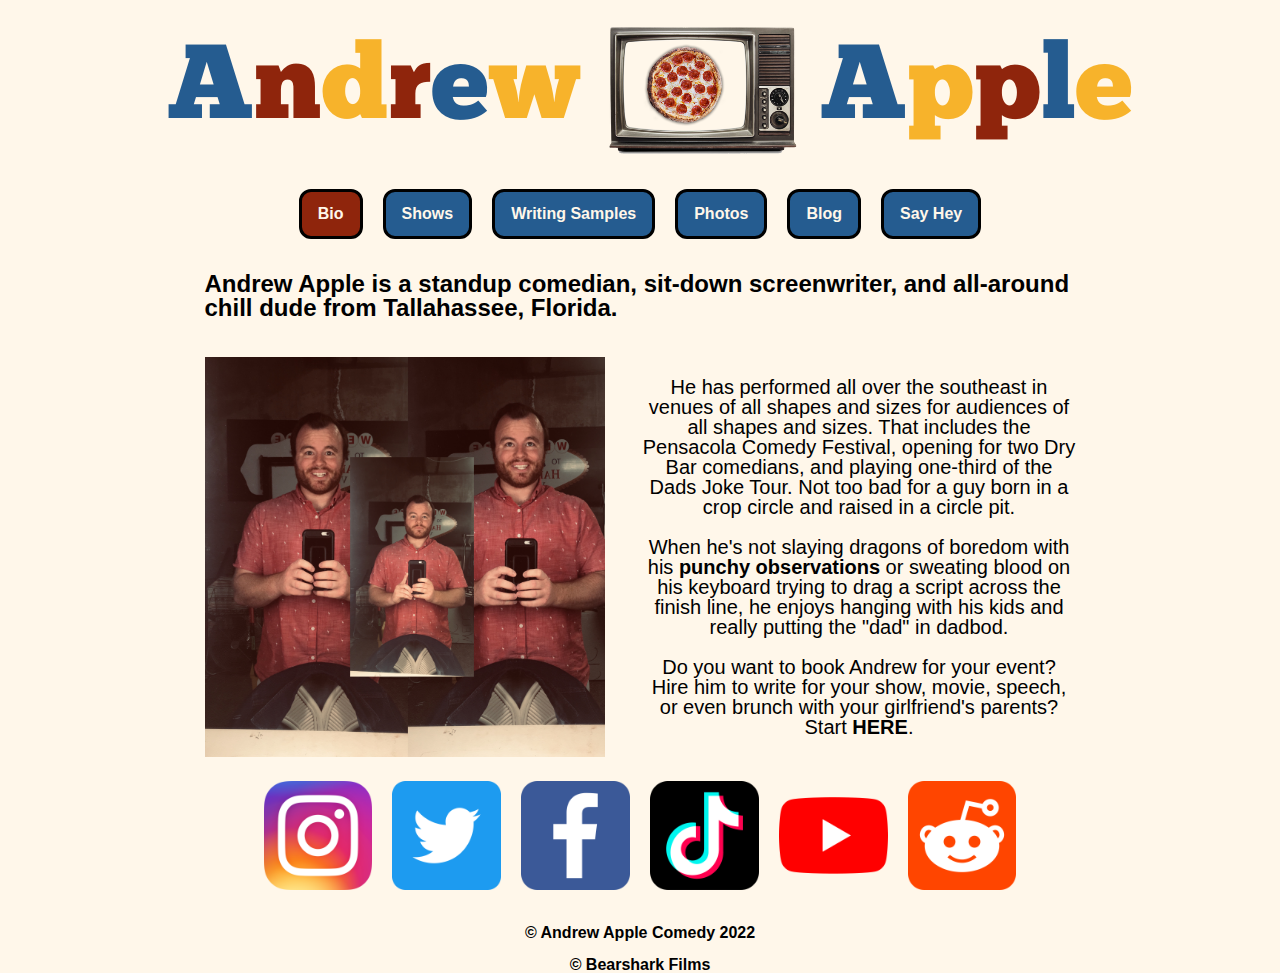
<file: index.html>
<!DOCTYPE html>
<html>
  <head>
    <!-- Global site tag (gtag.js) - Google Analytics -->
    <script async src="https://www.googletagmanager.com/gtag/js?id=UA-162155295-1"></script>
    <script>
      window.dataLayer = window.dataLayer || [];
      function gtag(){dataLayer.push(arguments);}
      gtag('js', new Date());

      gtag('config', 'UA-162155295-1');
    </script>
    <link rel="stylesheet" href="resources/css/styles.css" >
    <link href="https://fonts.googleapis.com/css2?family=Shippori+Antique+B1&display=swap" rel="stylesheet">
    <script src="bio.js"></script>

  </head>
  <body>

    <!-- Header -->

    <section class="header">

      <!--
      <h1>
        <span class="the-a">A</span><span class="the-n">n</span><span class="the-d">d</span><span class="the-r">r</span><span class="the-e">e</span><span class="the-w">w</span>
      </h1> -->
      
        <div class="logo">
          <a href="index.html">
            <img src="resources/logos/logo-blueA-jumbled.png">
          </a>
        </div> 
    </section> 
      
      <!--
      <h1>
        <a href="index.html">Andrew <img class="pizzaTV" src="resources/photos/Untitled_design-removebg-preview.png"> Apple</a>
      </h1>
    -->
   

    <!-- Navigation -->

    <nav class="main-nav topnav" id="myTopnav" align="center">
     <!-- <nav class="main-nav" >-->
        <ul class="nav2">
          <li><a href="index.html" class="fordeco fd1" style="background-color: #8F250C">bio</a></li>
          <li><a href="shows.html" class="fordeco fd2">shows</a></li>
          <li><a href="writing samples.html" class="fordeco fd3">writing samples</a></li>
          <li><a href="photos.html" class="fordeco fd1">photos</a></li>
          <li><a href="blog.html" class="fordeco fd2">blog</a></li>
          <!--<li><a href="book me.html" class="fordeco fd3">book me</a></li>-->
          <li><a href="say hey.html" class="fordeco fd1">say hey</a></li>
        </ul>
        <!--<a href="javascript:void(0);" style="font-size:15px;" class="navicon" onclick="myFunction()"><img src="resources/menu-svg/6.png"></a>-->
    </nav>

    <!-- Bio -->

    <section id="bio" class="about">
      
      <h2 class="logline">Andrew Apple is a standup comedian, sit-down screenwriter, and all-around 
        chill dude from Tallahassee, Florida.</h2>

      <img class="myface" src="resources/new pics/20.png">
      

      <p class="more">He has performed all over the southeast in venues of all shapes 
        and sizes for audiences of all shapes and sizes. That includes the Pensacola Comedy Festival, opening for 
        two Dry Bar comedians, and playing one-third of the Dads Joke Tour. Not too bad for a 
        guy born in a crop circle and raised in a circle pit.
        <br>
        <br>
        When he's not slaying dragons of boredom with his <strong><span onclick="newWords()" id="clicky">punchy observations</span></strong> or 
        sweating blood on his keyboard trying to drag a script across the finish line, he enjoys hanging with 
        his kids and really putting the "dad" in dadbod.
      <br>
      <br>
          Do you want to book Andrew for your event?
          Hire him to write for your show, movie, speech, or even <span onclick="newEvents()" id="quicky">brunch with your girlfriend's parents</span>?
          Start <span class="bookMe"><a href="say hey.html">HERE</a></span>.
      </p>

       

      
    </section>

    <!-- Video -->
<!--     <section class="video">
      <iframe width="960" height="540" src="https://www.youtube.com/embed/4MaWtjDxB3Y" title="YouTube video player" frameborder="0" allow="accelerometer; autoplay; clipboard-write; encrypted-media; gyroscope; picture-in-picture" allowfullscreen></iframe>
    </section> -->
    
    <!-- Social Links-->

    <section class="socials">
      
        <a href="https://www.instagram.com/andrew_apple/" target="_blank">
          <img class="icon" src="resources/social media icons/instagram.png">
        </a>
    
        <a href="https://twitter.com/andrew__apple" target="_blank">
          <img class="icon" class="twitter" src="resources/social media icons/twitter.png">
        </a>
      
        <a href="https://www.facebook.com/andrewapplecomedy/" target="_blank">
          <img class="icon" src="resources/social media icons/facebook.png">
        </a>
     
        <a href="https://www.tiktok.com/@andrew__apple" target="_blank">
          <img class="icon" src="resources/social media icons/tiktok.png">
        </a>
     
        <a href="https://www.youtube.com/channel/UCbNyDMc6tsVAiFaS0v8Qcqg" target="_blank">
          <img class="icon" src="resources/social media icons/youtube.png">
        </a>
    
        <a href="https://www.reddit.com/user/andrew_apple" target="_blank">
          <img class="icon" src="resources/social media icons/reddit.png">
        </a>
      
    </section>

    <!-- Footer -->

    <div class="footer">
      <p>© Andrew Apple Comedy 2022</p>
      <p>© Bearshark Films</p>
    </div>

    <script>
      function myFunction() {
        var x = document.getElementById("myTopnav");
        if (x.className === "topnav") {
          x.className += " responsive";
        } else {
          x.className = "topnav";
        }
      }
      </script>
    <!--<script src="https://cdn.jsdelivr.net/npm/bootstrap@5.2.0-beta1/dist/js/bootstrap.bundle.min.js" integrity="sha384-pprn3073KE6tl6bjs2QrFaJGz5/SUsLqktiwsUTF55Jfv3qYSDhgCecCxMW52nD2" crossorigin="anonymous"></script>-->
  </body>
</html>
</file>
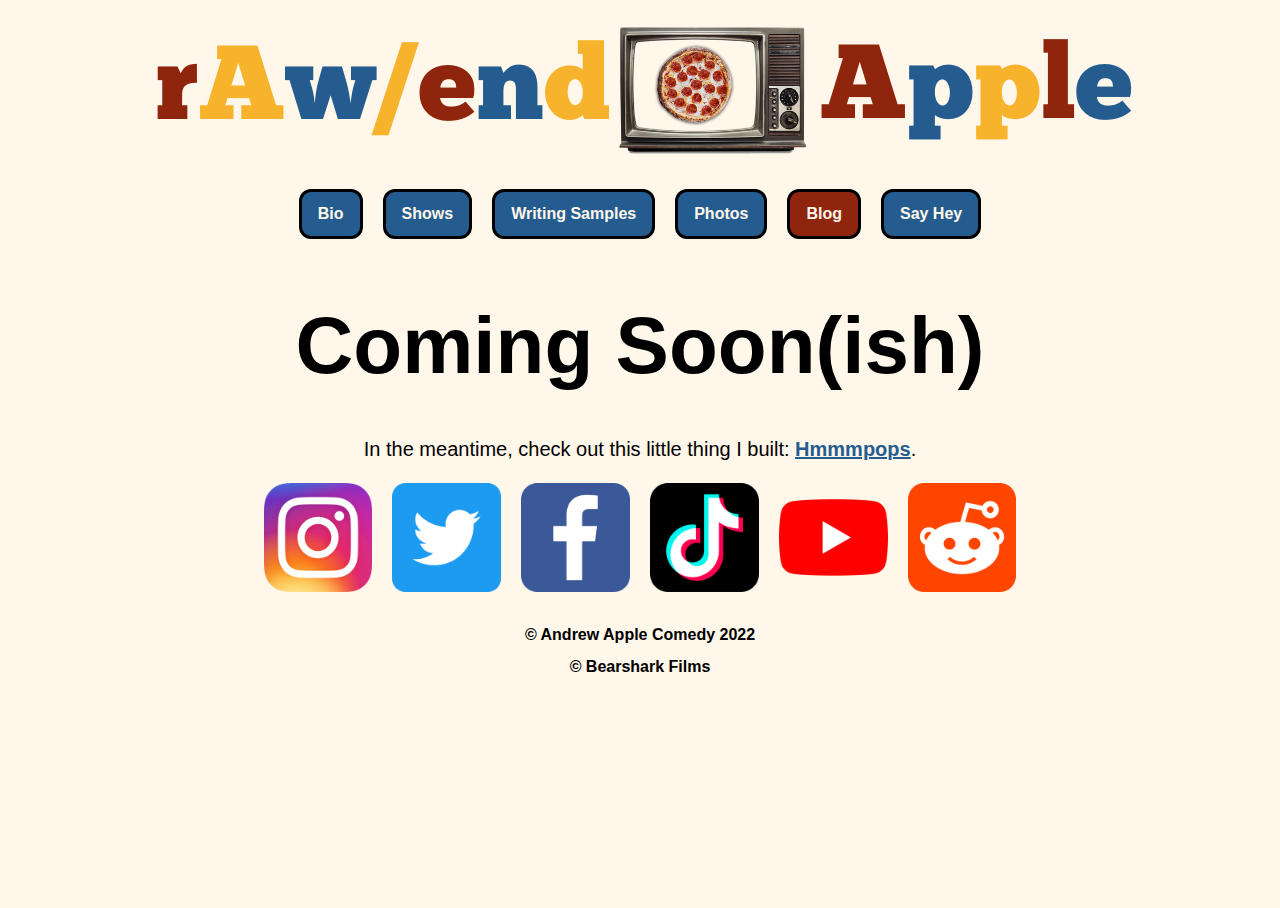
<file: blog.html>
<!DOCTYPE html>
<html>
  <head>
    <!-- Global site tag (gtag.js) - Google Analytics -->
<script async src="https://www.googletagmanager.com/gtag/js?id=UA-162155295-1"></script>
<script>
  window.dataLayer = window.dataLayer || [];
  function gtag(){dataLayer.push(arguments);}
  gtag('js', new Date());

  gtag('config', 'UA-162155295-1');
</script>

    <link rel="stylesheet" href="resources/css/styles.css" >
  </head>
  <body>

     <!-- Header -->

     <section class="header">
      <div class="logo">
        <a href="index.html">
          <img src="resources/logos/rawend.png">
        </a>
      </div>
     </section> 
    
    
    

  
      <!-- Navigation -->
  
      <nav class="main-nav" align="center">
        <nav class="main-nav" >
          <ul class="nav2">
            <li><a href="index.html" class="fordeco">bio</a></li>
            <li><a href="shows.html" class="fordeco">shows</a></li>
            <li><a href="writing samples.html" class="fordeco">writing samples</a></li>
            <li><a href="photos.html" class="fordeco">photos</a></li>
            <li><a href="blog.html" class="fordeco" style="background-color: #8F250C">blog</a></li>
           <!--<li><a href="book me.html" class="fordeco fd3">book me</a></li>-->
            <li><a href="say hey.html" class="fordeco">say hey</a></li>
          </ul>
      </nav>

      <!-- Blog -->

    <section class="blog">
      <h1>Coming Soon(ish)</h1>
      <p>In the meantime, check out this little thing I built: <span class="hmmmpops"><a href="https://hmmmpops.netlify.app/" target="_blank">Hmmmpops</a></span>.
      </p>
    </section>

      <!-- Social Links-->

    <section class="socials">
      
      <a href="https://www.instagram.com/andrew_apple/" target="_blank">
        <img class="icon" src="resources/social media icons/instagram.png">
      </a>
  
      <a href="https://twitter.com/andrew__apple " target="_blank">
        <img class="icon" src="resources/social media icons/twitter.png">
      </a>
    
      <a href="https://www.facebook.com/andrewapplecomedy/" target="_blank">
        <img class="icon" src="resources/social media icons/facebook.png">
      </a>
   
      <a href="https://www.tiktok.com/@andrew__apple" target="_blank">
        <img class="icon" src="resources/social media icons/tiktok.png">
      </a>
   
      <a href="https://www.youtube.com/channel/UCbNyDMc6tsVAiFaS0v8Qcqg" target="_blank">
        <img class="icon" src="resources/social media icons/youtube.png">
      </a>
  
      <a href="https://www.reddit.com/user/andrew_apple" target="_blank">
        <img class="icon" src="resources/social media icons/reddit.png">
      </a>
    
  </section>

  <!-- Footer -->

  <div class="footer">
    <p>© Andrew Apple Comedy 2022</p>
    <p>© Bearshark Films</p>
  </div>
      
  </body>
</html>
</file>
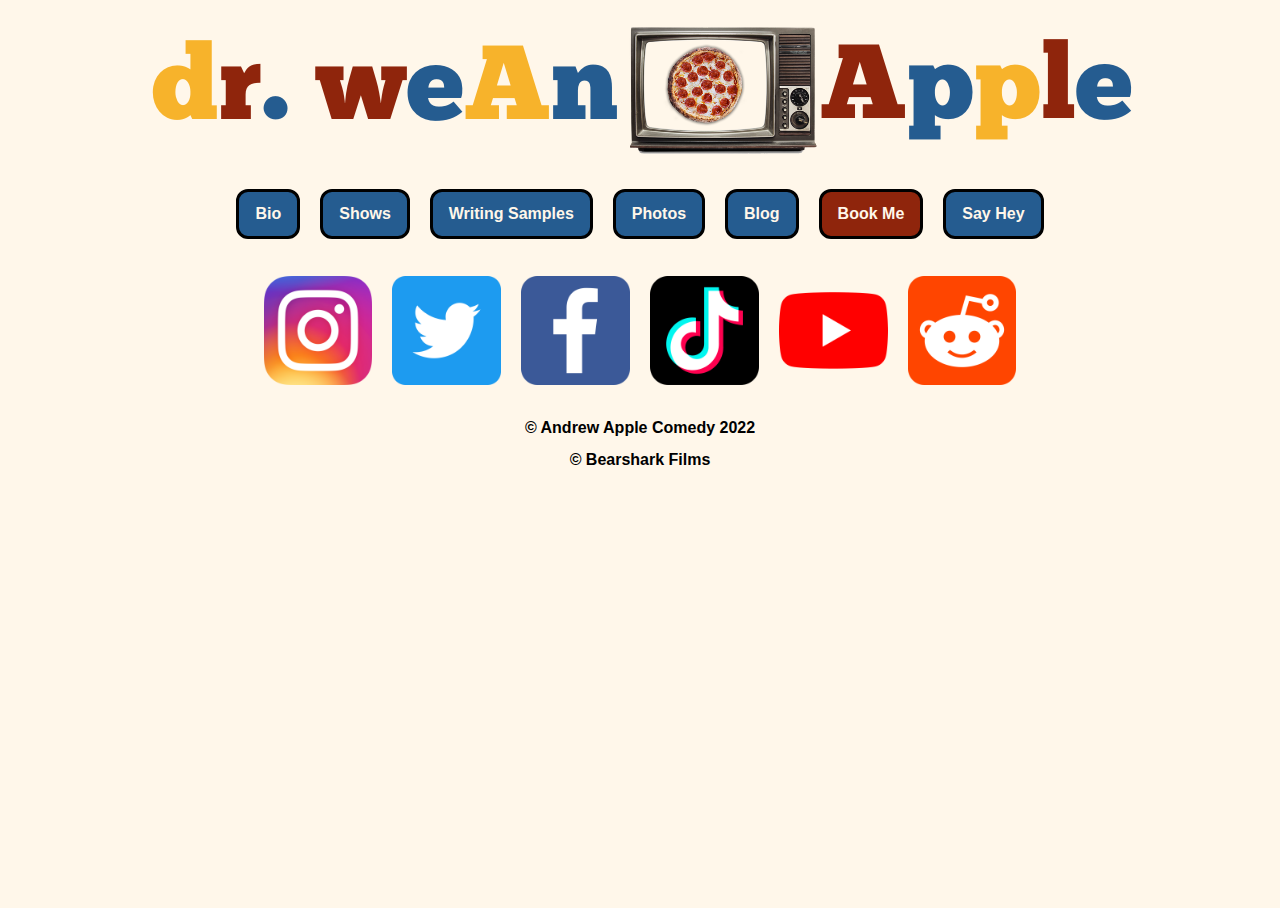
<file: book me.html>
<!DOCTYPE html>
<html>
  <head>
    <link rel="stylesheet" href="resources/css/styles.css" >
  </head>
  <body>
      
     <!-- Header -->

     <section class="header">
      <div class="logo">
        <a href="index.html">
          <img src="resources/logos/drwean.png">
        </a>
      </div>
    </section> 
    
    
    <!--
    <h1>
      <a href="index.html">Andrew <img class="pizzaTV" src="resources/photos/Untitled_design-removebg-preview.png"> Apple</a>
    </h1>
  -->
  </section>
  
      <!-- Navigation -->
  
      <nav class="main-nav" align="center">
        <nav class="main-nav" >
          <ul class="nav2">
            <li><a href="index.html" class="fordeco">bio</a></li>
            <li><a href="shows.html" class="fordeco">shows</a></li>
            <li><a href="writing samples.html" class="fordeco">writing samples</a></li>
            <li><a href="photos.html" class="fordeco">photos</a></li>
            <li><a href="blog.html" class="fordeco">blog</a></li>
            <li><a href="book me.html" class="fordeco" style="background-color: #8F250C">book me</a></li>
            <li><a href="say hey.html" class="fordeco">say hey</a></li>
          </ul>
      </nav>

      <!-- Book Me Message -->


      <!-- Social Links-->

    <section class="socials">
      
      <a href="https://www.instagram.com/andrew_apple/" target="_blank">
        <img class="icon" src="resources/social media icons/instagram.png">
      </a>
  
      <a href="https://twitter.com/andrew__apple" target="_blank">
        <img class="icon" src="resources/social media icons/twitter.png">
      </a>
    
      <a href="https://www.facebook.com/andrewapplecomedy/" target="_blank">
        <img class="icon" src="resources/social media icons/facebook.png">
      </a>
   
      <a href="https://www.tiktok.com/@andrew__apple" target="_blank">
        <img class="icon" src="resources/social media icons/tiktok.png">
      </a>
   
      <a href="https://www.youtube.com/channel/UCbNyDMc6tsVAiFaS0v8Qcqg" target="_blank">
        <img class="icon" src="resources/social media icons/youtube.png">
      </a>
  
      <a href="https://www.reddit.com/user/andrew_apple" target="_blank">
        <img class="icon" src="resources/social media icons/reddit.png">
      </a>
    
  </section>

  <!-- Footer -->

  <div class="footer">
    <p>© Andrew Apple Comedy 2022</p>
    <p>© Bearshark Films</p>
  </div>

  </body>
</html>
</file>
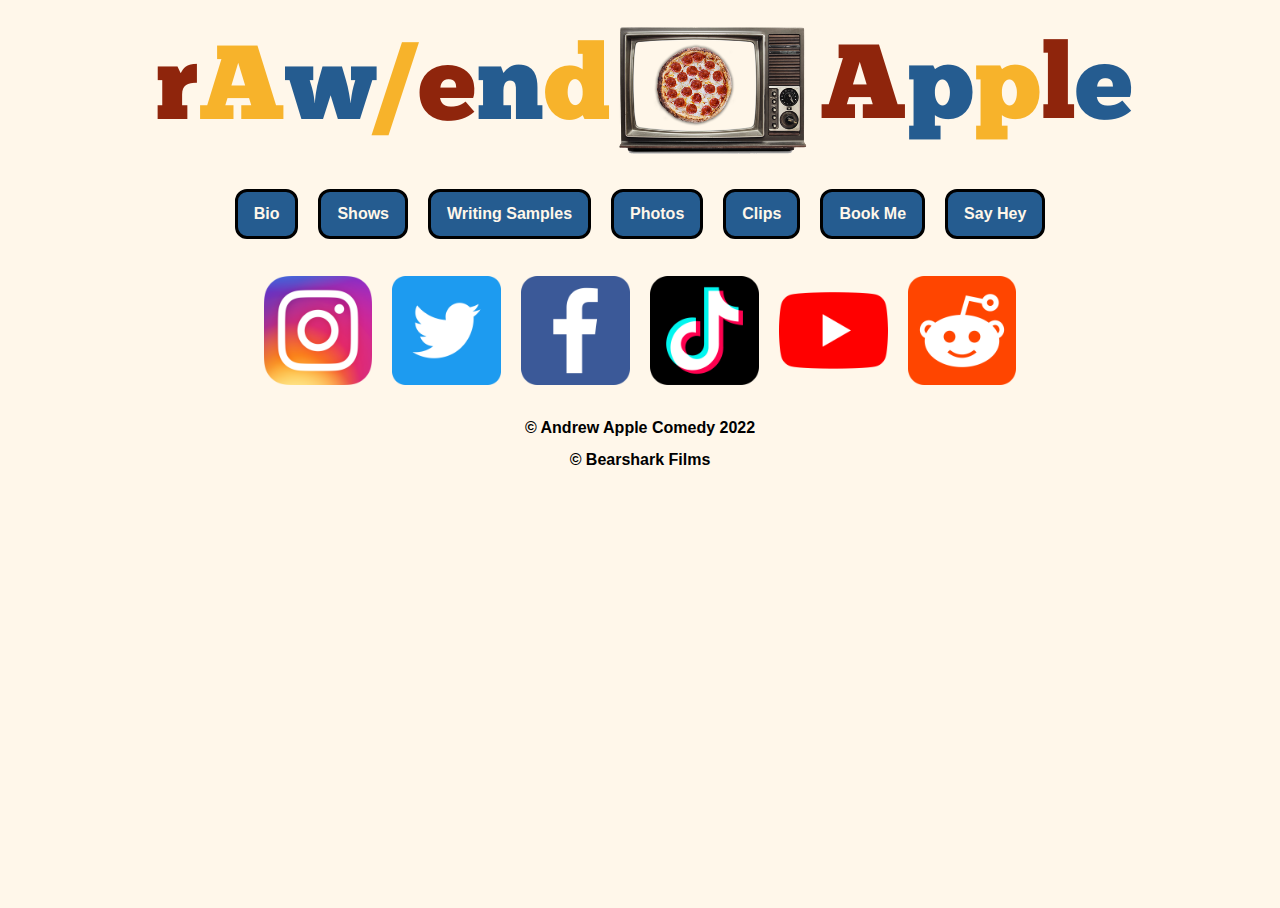
<file: clips.html>
<!DOCTYPE html>
<html>
  <head>
    <link rel="stylesheet" href="resources/css/styles.css" >
  </head>
  <body>

     <!-- Header -->

     <section class="header">
      <div class="logo">
        <a href="index.html">
          <img src="resources/logos/rawend.png">
        </a>
      </div>
  </section> 
    
    
    <!--
    <h1>
      <a href="index.html">Andrew <img class="pizzaTV" src="resources/photos/Untitled_design-removebg-preview.png"> Apple</a>
    </h1>
  -->
  </section>
  
      <!-- Navigation -->
  
      <nav class="main-nav" align="center">
        <nav class="main-nav" >
          <ul class="nav2">
            <li><a href="index.html" class="fordeco">bio</a></li>
            <li><a href="shows.html" class="fordeco">shows</a></li>
            <li><a href="writing samples.html" class="fordeco">writing samples</a></li>
            <li><a href="photos.html" class="fordeco">photos</a></li>
            <li><a href="clips.html" class="fordeco">clips</a></li>
            <li><a href="book me.html" class="fordeco">book me</a></li>
            <li><a href="say hey.html" class="fordeco">say hey</a></li>
          </ul>
      </nav>

      <!-- Social Links-->

    <section class="socials">
      
      <a href="https://www.instagram.com/andrew_apple/">
        <img class="icon" src="resources/social media icons/instagram.png">
      </a>
  
      <a href="https://twitter.com/andrew__apple">
        <img class="icon" src="resources/social media icons/twitter.png">
      </a>
    
      <a href="https://www.facebook.com/andrewapplecomedy/">
        <img class="icon" src="resources/social media icons/facebook.png">
      </a>
   
      <a href="https://www.instagram.com/andrew_apple/">
        <img class="icon" src="resources/social media icons/tiktok.png">
      </a>
   
      <a href="https://www.youtube.com/channel/UCbNyDMc6tsVAiFaS0v8Qcqg">
        <img class="icon" src="resources/social media icons/youtube.png">
      </a>
  
      <a href="https://www.reddit.com/user/andrew_apple">
        <img class="icon" src="resources/social media icons/reddit.png">
      </a>
    
  </section>

  <!-- Footer -->

  <div class="footer">
    <p>© Andrew Apple Comedy 2022</p>
    <p>© Bearshark Films</p>
  </div>
      
  </body>
</html>
</file>
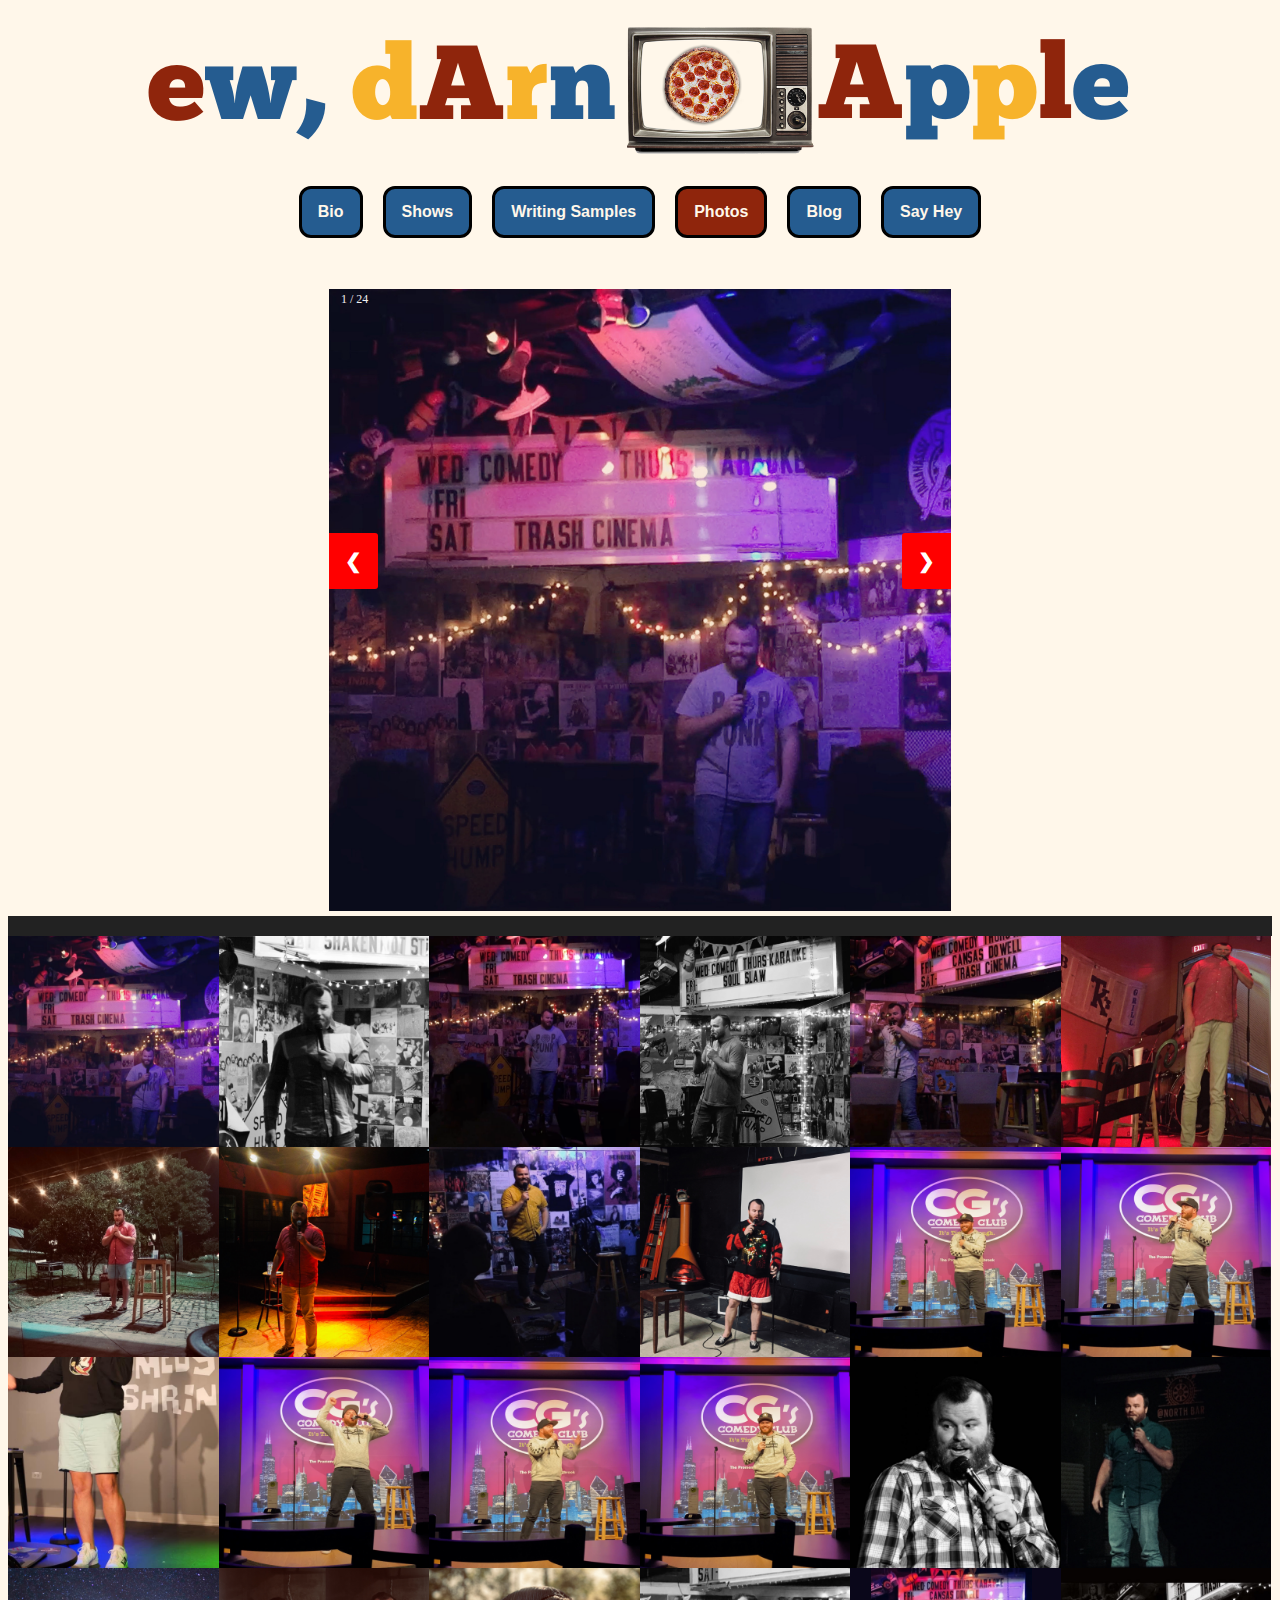
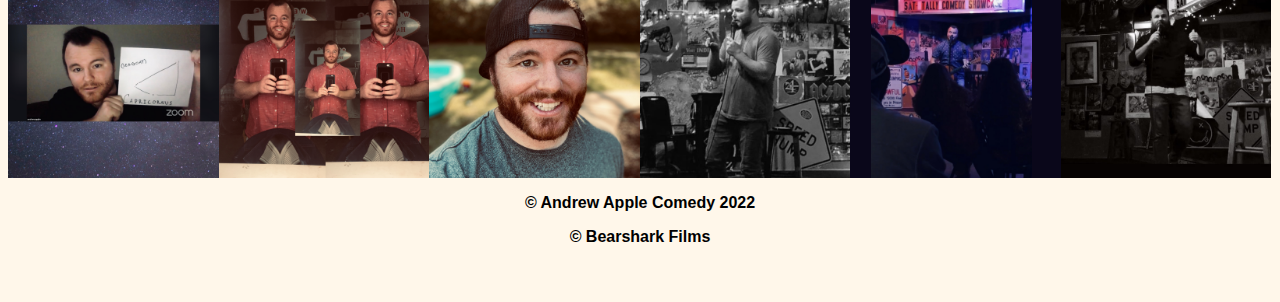
<file: photos.html>
<!DOCTYPE html>
<html>
  <head>
    <!-- Global site tag (gtag.js) - Google Analytics -->
<script async src="https://www.googletagmanager.com/gtag/js?id=UA-162155295-1"></script>
<script>
  window.dataLayer = window.dataLayer || [];
  function gtag(){dataLayer.push(arguments);}
  gtag('js', new Date());

  gtag('config', 'UA-162155295-1');
</script>

    <link rel="stylesheet" href="resources/css/photos.css" >
    <script src="photos.js"></script>
  </head>
  <body>
      
     <!-- Header -->

     <section class="header">
      <div class="logo">
        <a href="index.html">
          <img src="resources/logos/ewdarn.png">
        </a>
      </div>
  </section> 

      <!--
        <h1>
          <a href="index.html">Andrew Apple</a>
        </h1>
      </section>
      -->
  
      <!-- Navigation -->
  
      <nav class="main-nav" align="center">
        <nav class="main-nav" >
          <ul class="nav2">
            <li><a href="index.html" class="fordeco">bio</a></li>
            <li><a href="shows.html" class="fordeco">shows</a></li>
            <li><a href="writing samples.html" class="fordeco">writing samples</a></li>
            <li><a href="photos.html" class="fordeco" style="background-color: #8F250C">photos</a></li>
            <li><a href="blog.html" class="fordeco">blog</a></li>
            <!--<li><a href="book me.html" class="fordeco fd3">book me</a></li>-->
            <li><a href="say hey.html" class="fordeco">say hey</a></li>
          </ul>
      </nav>
    </section>
      <!-- Container for the image gallery -->
<div class="container" id="photos">

  <div class="topbox" onkeydown="plusSlides(1)">

  <!-- Full-width images with number text -->
  <div class="mySlides" style="display: block;">
    <div class="numbertext">1 / 24</div>
      <img src="resources/new pics/1.png" style="width:100%">
  </div>

  <div class="mySlides">
    <div class="numbertext">2 / 24</div>
      <img src="resources/new pics/2.png" style="width:100%">
  </div>

  <div class="mySlides">
    <div class="numbertext">3 / 24</div>
      <img src="resources/new pics/3.png" style="width:100%">
  </div>

  <div class="mySlides">
    <div class="numbertext">4 / 24</div>
      <img src="resources/new pics/4.png" style="width:100%">
  </div>

  <div class="mySlides">
    <div class="numbertext">5 / 24</div>
      <img src="resources/new pics/5.png" style="width:100%">
  </div>

  <div class="mySlides">
    <div class="numbertext">6 / 24</div>
      <img src="resources/new pics/6.png" style="width:100%">
  </div>

  <div class="mySlides">
    <div class="numbertext">7 / 24</div>
      <img src="resources/new pics/7.png" style="width:100%">
  </div>

  <div class="mySlides">
    <div class="numbertext">8 / 24</div>
      <img src="resources/new pics/8.png" style="width:100%">
  </div>
  
  <div class="mySlides">
    <div class="numbertext">9 / 24</div>
      <img src="resources/new pics/9.png" style="width:100%">
  </div>


  <div class="mySlides">
    <div class="numbertext">10 / 24</div>
      <img src="resources/new pics/10.png" style="width:100%">
  </div>

  <div class="mySlides">
    <div class="numbertext">11 / 24</div>
      <img src="resources/new pics/11.png" style="width:100%">
  </div>

  <div class="mySlides">
    <div class="numbertext">12 / 24</div>
      <img src="resources/new pics/12.png" style="width:100%">
  </div>

  <div class="mySlides">
    <div class="numbertext">13 / 24</div>
      <img src="resources/new pics/13.png" style="width:100%">
  </div>

  <div class="mySlides">
    <div class="numbertext">14 / 24</div>
      <img src="resources/new pics/14.png" style="width:100%">
  </div>

  <div class="mySlides">
    <div class="numbertext">15 / 24</div>
      <img src="resources/new pics/15.png" style="width:100%">
  </div>

  <div class="mySlides">
    <div class="numbertext">16 / 24</div>
      <img src="resources/new pics/16.png" style="width:100%">
  </div>

  <div class="mySlides">
    <div class="numbertext">17 / 24</div>
      <img src="resources/new pics/17.png" style="width:100%">
  </div>

  <div class="mySlides">
    <div class="numbertext">18 / 24</div>
      <img src="resources/new pics/18.png" style="width:100%">
  </div>

  <div class="mySlides">
    <div class="numbertext">19 / 24</div>
      <img src="resources/new pics/19.png" style="width:100%">
  </div>

  <div class="mySlides">
    <div class="numbertext">20 / 24</div>
      <img src="resources/new pics/20.png" style="width:100%">
  </div>

  <div class="mySlides">
    <div class="numbertext">21 / 24</div>
      <img src="resources/new pics/21.png" style="width:100%">
  </div>

  <div class="mySlides">
    <div class="numbertext">22 / 24</div>
      <img src="resources/new pics/22.png" style="width:100%">
  </div>

  <div class="mySlides">
    <div class="numbertext">23 / 24</div>
      <img src="resources/new pics/23.png" style="width:100%">
  </div>

  <div class="mySlides">
    <div class="numbertext">24 / 24</div>
      <img src="resources/new pics/24.png" style="width:100%">
  </div>
 



  <div id="biggie" class="arrowButtons">
    <!-- Next and previous buttons -->
    <a class="prev" onclick="plusSlides(-1)">&#10094;</a>
    <a id="nexxt" class="next" onclick="plusSlides(1)">&#10095;</a>
    
    <script>
      
      function nextPic() {
        if (event.keyCode === 39) {
            plusSlides(1);
          }
        if (event.keyCode === 37) {
            plusSlides(-1);
          }
        }
      document.addEventListener('keydown', nextPic); 
    </script>
    
  </div>
</div>


  <!-- Image text -->
  <div class="caption-container">
    <p id="caption"></p>
  </div>

  <!-- Thumbnail images -->
  <div class="row">
    <div class="column">
      <img class="demo cursor" src="resources/new pics/1.png" style="width:100%" onclick="currentSlide(1)" alt="Standup at Birds">
    </div>
    <div class="column">
      <img class="demo cursor" src="resources/new pics/2.png" style="width:100%" onclick="currentSlide(2)" alt="Standup at Birds">
    </div>
    <div class="column">
      <img class="demo cursor" src="resources/new pics/3.png" style="width:100%" onclick="currentSlide(3)" alt="Pop-Punk Pizza Shirt">
    </div>
    <div class="column">
      <img class="demo cursor" src="resources/new pics/4.png" style="width:100%" onclick="currentSlide(4)" alt="Two Fingers">
    </div>
    <div class="column">
      <img class="demo cursor" src="resources/new pics/5.png" style="width:100%" onclick="currentSlide(5)" alt="Chubby">
    </div>
    <div class="column">
      <img class="demo cursor" src="resources/new pics/6.png" style="width:100%" onclick="currentSlide(6)" alt="Tall Boy">
    </div>
    <div class="column">
      <img class="demo cursor" src="resources/new pics/7.png" style="width:100%" onclick="currentSlide(7)" alt="Midtown Kava Lounge">
    </div>
    <div class="column">
      <img class="demo cursor" src="resources/new pics/8.png" style="width:100%" onclick="currentSlide(8)" alt="House of Bourbon, PCB">
    </div>
    <div class="column">
      <img class="demo cursor" src="resources/new pics/9.png" style="width:100%" onclick="currentSlide(9)" alt="Yellow Shirt w/ Vans">
    </div>
    <div class="column">
      <img class="demo cursor" src="resources/new pics/10.png" style="width:100%" onclick="currentSlide(10)" alt="Ugly Sweater Show at Cap City Video Lounge">
    </div>
    <div class="column">
      <img class="demo cursor" src="resources/new pics/11.png" style="width:100%" onclick="currentSlide(11)" alt="CGs Comedy Club- Bolingbrook, IL">
    </div>
    <div class="column">
      <img class="demo cursor" src="resources/new pics/12.png" style="width:100%" onclick="currentSlide(12)" alt="CGs Comedy Club- Bolingbrook, IL">
    </div>
    <div class="column">
      <img class="demo cursor" src="resources/new pics/13.png" style="width:100%" onclick="currentSlide(13)" alt="The Comedy Shrine- Aurora, IL">
    </div>
    <div class="column">
      <img class="demo cursor" src="resources/new pics/14.png" style="width:100%" onclick="currentSlide(14)" alt="CGs Comedy Club- Bolingbrook, IL">
    </div>
    <div class="column">
      <img class="demo cursor" src="resources/new pics/15.png" style="width:100%" onclick="currentSlide(15)" alt="CGs Comedy Club- Bolingbrook, IL">
    </div>
    <div class="column">
      <img class="demo cursor" src="resources/new pics/16.png" style="width:100%" onclick="currentSlide(16)" alt="CGs Comedy Club- Bolingbrook, IL">
    </div>
    <div class="column">
      <img class="demo cursor" src="resources/new pics/17.png" style="width:100%" onclick="currentSlide(17)" alt="Theatre Tallahassee">
    </div>
    <div class="column">
      <img class="demo cursor" src="resources/new pics/18.png" style="width:100%" onclick="currentSlide(18)" alt="North Bar- Chicago, IL">
    </div>
    <div class="column">
      <img class="demo cursor" src="resources/new pics/19.png" style="width:100%" onclick="currentSlide(19)" alt="Zoom Show During Covid 2020">
    </div>
    <div class="column">
      <img class="demo cursor" src="resources/new pics/20.png" style="width:100%" onclick="currentSlide(20)" alt="Destin, FL (backstage)">
    </div>
    <div class="column">
      <img class="demo cursor" src="resources/new pics/21.png" style="width:100%" onclick="currentSlide(21)" alt="Whaa? How'd that get in here?!">
    </div>
    <div class="column">
      <img class="demo cursor" src="resources/new pics/22.png" style="width:100%" onclick="currentSlide(22)" alt="Double Up">
    </div>
    <div class="column">
      <img class="demo cursor" src="resources/new pics/23.png" style="width:100%" onclick="currentSlide(23)" alt="Yeah, I play guitar. Pretty cool, huh?">
    </div>
    <div class="column">
      <img class="demo cursor" src="resources/new pics/24.png" style="width:100%" onclick="currentSlide(24)" alt="Long Shirt Under Hoodie Stylin'">
    </div>
  </div>
</div>


<!-- Footer -->

<div class="footer">
<p>© Andrew Apple Comedy 2022</p>
<p>© Bearshark Films</p>
</div>


  </body>
</html>
</file>
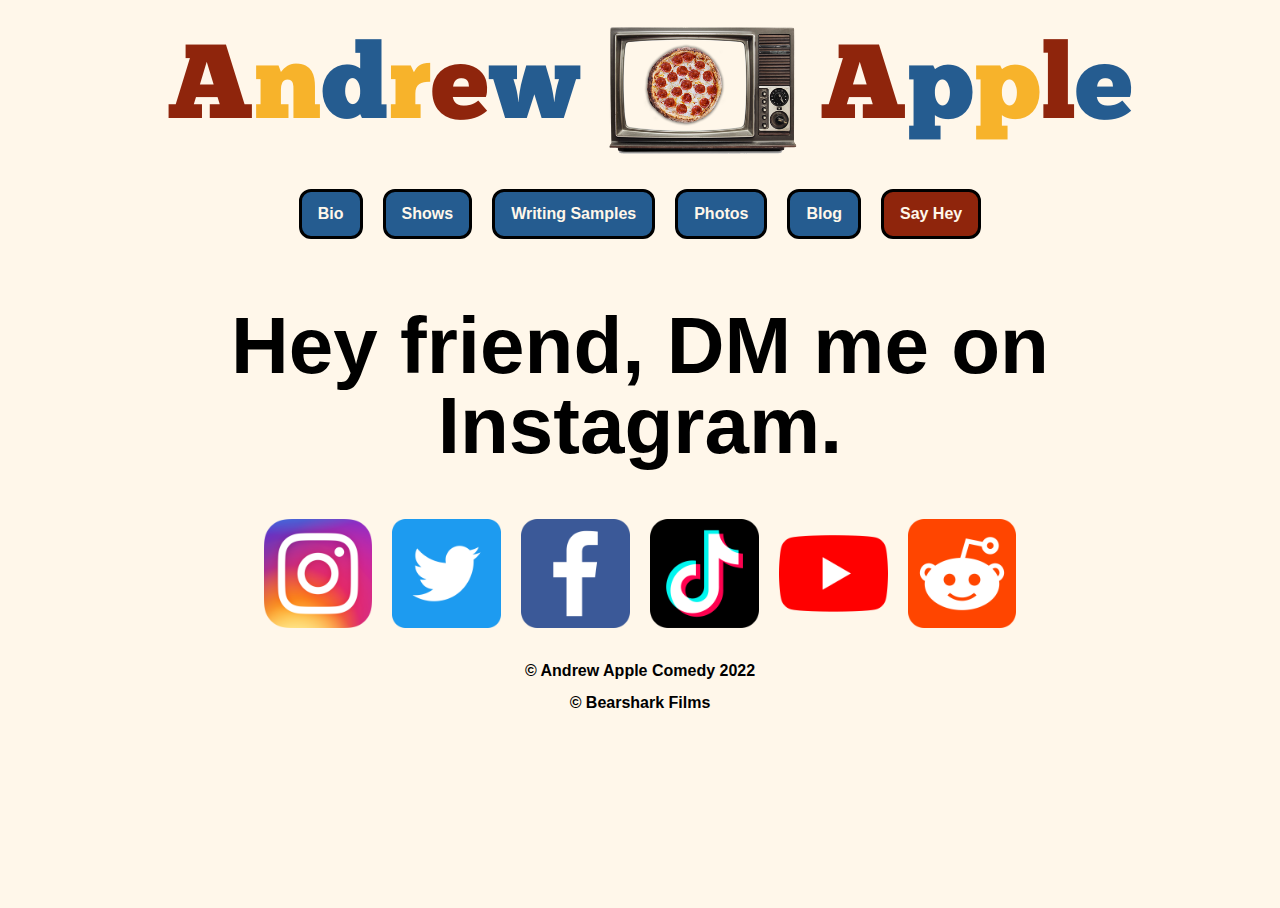
<file: say hey.html>
<!DOCTYPE html>
<html>
  <head>
    <!-- Global site tag (gtag.js) - Google Analytics -->
<script async src="https://www.googletagmanager.com/gtag/js?id=UA-162155295-1"></script>
<script>
  window.dataLayer = window.dataLayer || [];
  function gtag(){dataLayer.push(arguments);}
  gtag('js', new Date());

  gtag('config', 'UA-162155295-1');
</script>

    <link rel="stylesheet" href="resources/css/styles.css" >
    
  </head>
  <body> 
     <!-- Header -->

     <section class="header">
      <div class="logo">
        <a href="index.html">
          <img src="resources/logos/logo-redA-jumbled.png">
        </a>
      </div>
      </section> 
    

    <!-- Navigation -->

    <nav class="main-nav" align="center">
      <nav class="main-nav" >
        <ul class="nav2">
          <li><a href="index.html" class="fordeco">bio</a></li>
          <li><a href="shows.html" class="fordeco">shows</a></li>
          <li><a href="writing samples.html" class="fordeco">writing samples</a></li>
          <li><a href="photos.html" class="fordeco">photos</a></li>
          <li><a href="blog.html" class="fordeco">blog</a></li>
          <!--<li><a href="book me.html" class="fordeco fd3">book me</a></li>-->
          <li><a href="say hey.html" class="fordeco" style="background-color: #8F250C">say hey</a></li>
        </ul>
    </nav>
      <!-- Contact Form
      <section class="form">
        <form id="#contact-form">
          <label for="fname">Your Name:</label><br>
          <input type="text" id="fname" name="fname"><br>
          <label for="email">Your Email:</label><br>
          <input type="text" id="email" name="email"><br>

          <label for="message">I'll go first. What's up?</label>
          <br>
          <textarea id="message" name="message" placeholder="Psst! This is where you answer? :)"></textarea>
          <br>
          <input class="subbutton" type="submit" value="submit">
        </form>
      </section> -->

      <section class="contact">
        <h1>Hey friend, DM me on Instagram.</h1>
      </section>

      <!-- Social Links-->

    <section class="socials">
      
      <a href="https://www.instagram.com/andrew_apple/" target="_blank">
        <img class="icon" src="resources/social media icons/instagram.png">
      </a>
  
      <a href="https://twitter.com/andrew__apple" target="_blank">
        <img class="icon" src="resources/social media icons/twitter.png">
      </a>
    
      <a href="https://www.facebook.com/andrewapplecomedy/" target="_blank">
        <img class="icon" src="resources/social media icons/facebook.png">
      </a>
   
      <a href="https://www.tiktok.com/@andrew__apple" target="_blank">
        <img class="icon" src="resources/social media icons/tiktok.png">
      </a>
   
      <a href="https://www.youtube.com/channel/UCbNyDMc6tsVAiFaS0v8Qcqg" target="_blank">
        <img class="icon" src="resources/social media icons/youtube.png">
      </a>
  
      <a href="https://www.reddit.com/user/andrew_apple" target="_blank">
        <img class="icon" src="resources/social media icons/reddit.png">
      </a>
    
  </section>

  <!-- Footer -->

  <div class="footer">
    <p>© Andrew Apple Comedy 2022</p>
    <p>© Bearshark Films</p>
  </div>

  </body>
</html>
</file>
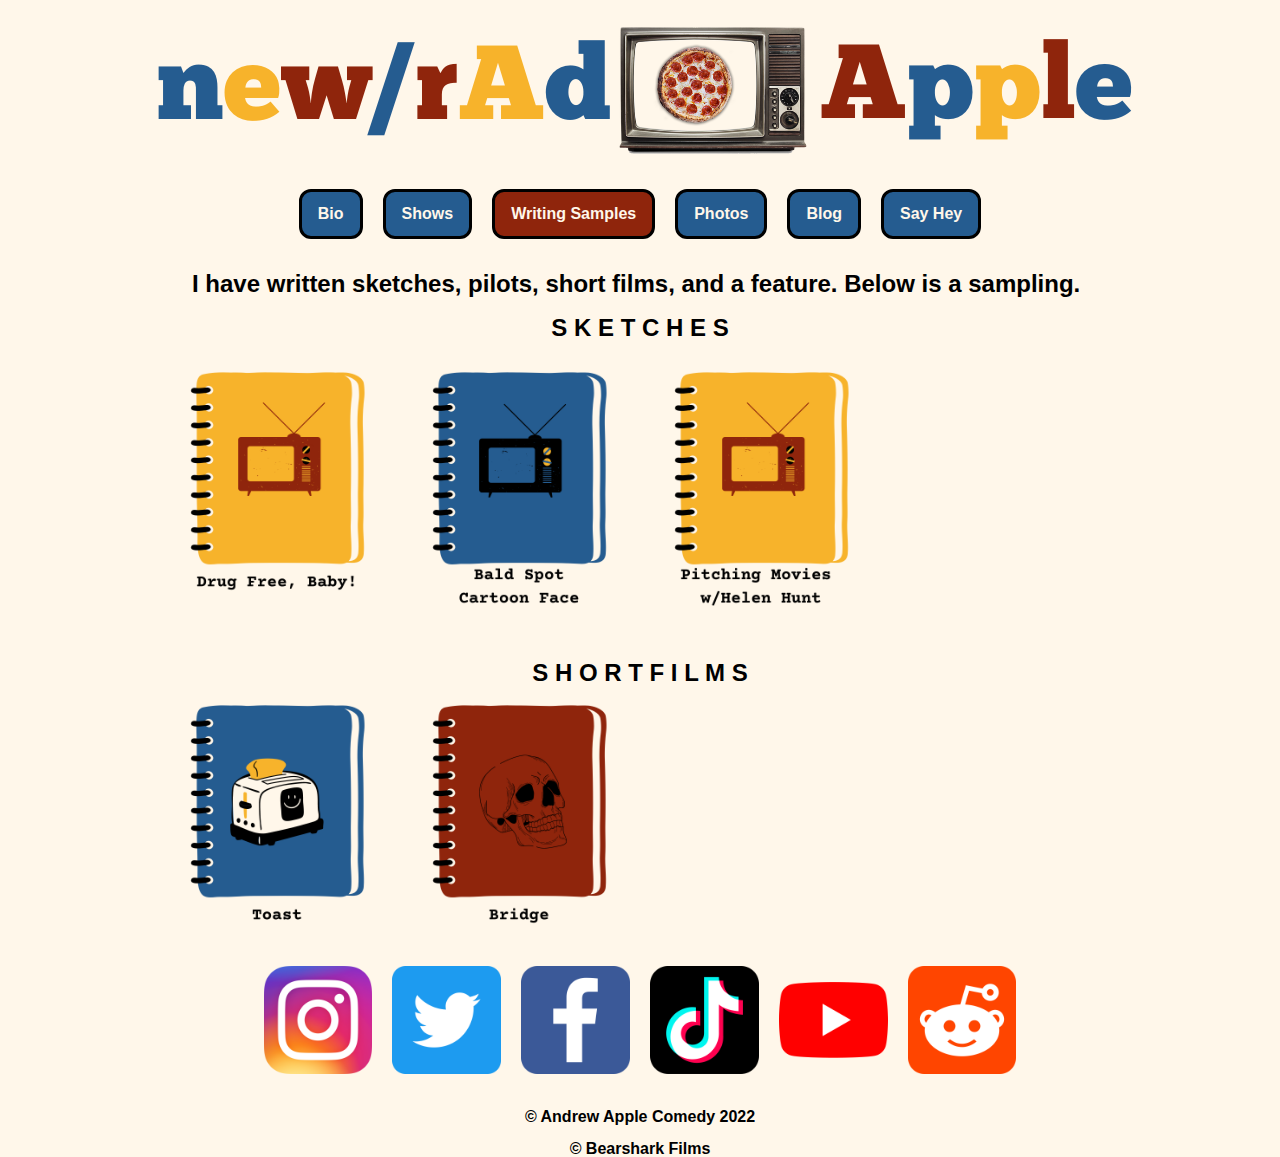
<file: writing samples.html>
<!DOCTYPE html>
<html>
  <head>
    <!-- Global site tag (gtag.js) - Google Analytics -->
<script async src="https://www.googletagmanager.com/gtag/js?id=UA-162155295-1"></script>
<script>
  window.dataLayer = window.dataLayer || [];
  function gtag(){dataLayer.push(arguments);}
  gtag('js', new Date());

  gtag('config', 'UA-162155295-1');
</script>

    <link rel="stylesheet" href="resources/css/styles.css" >
  </head>
  <body>

     <!-- Header -->

     <section class="header">
      <div class="logo">
        <a href="index.html">
          <img src="resources/logos/newrad.png">
        </a>
      </div>
    </section>
  
      <!-- Navigation -->
  
    <nav class="main-nav" align="center">
      <nav class="main-nav" >
        <ul class="nav2">
          <li><a href="index.html" class="fordeco">bio</a></li>
          <li><a href="shows.html" class="fordeco">shows</a></li>
          <li><a href="writing samples.html" class="fordeco" style="background-color: #8F250C">writing samples</a></li>
          <li><a href="photos.html" class="fordeco">photos</a></li>
          <li><a href="blog.html" class="fordeco">blog</a></li>
          <!--<li><a href="book me.html" class="fordeco fd3">book me</a></li>-->
          <li><a href="say hey.html" class="fordeco">say hey</a></li>
        </ul>
    </nav>

    <!-- Writing Sample PDFs -->

    <div class="writingsamples">
      <h2 class="logline">I have written sketches, pilots, short films, and a feature. Below is a sampling.
      </h2>
      <!-- the order of icons by color will be 
            ONE: Red, Yellow, Blue, Yellow
            TWO: Blue, Red, Yellow, Red
          THREE: Yellow, Blue, Red, Blue
             row FOUR would be the same as ONE and so on-->
        <div class="scripts">
          <h2>S K E T C H E S</h2>
          <div class="rowone">

       

            <a href="resources/writing_samples/Drug_Free_Baby.pdf" target="_blank">
            <img class="ink" src="resources/writing_samples/DrugFree.png">
            </a>

            <a href="resources/writing_samples/Bald_Spot_Cartoon_Face.pdf" target="_blank">
            <img class="ink" src="resources/writing_samples/BaldSpotBlue.png">
            </a>

            <a href="resources/writing_samples/Pitching-Movies-With-Helen-Hunt.pdf" target="_blank">
            <img class="ink" src="resources/writing_samples/PitchingMovies.png">
            </a>
          </div>
          <br>
          <h2>S H O R T F I L M S</h2>
          <div class="rowtwo">

            <a href="resources/writing_samples/Toast.pdf" target="_blank">
            <img class="ink" src="resources/writing_samples/Toast.png">
            </a>

            <a href="resources/writing_samples/The_Bridge.pdf" target="_blank">
              <img class="ink" src="resources/writing_samples/Bridge.png">
              </a>

          </div>
          

        </div>
    </div>



    <!-- Social Links-->

    <section class="socials">
      
      <a href="https://www.instagram.com/andrew_apple/" target="_blank">
        <img class="icon" src="resources/social media icons/instagram.png">
      </a>
  
      <a href="https://twitter.com/andrew__apple" target="_blank">
        <img class="icon" src="resources/social media icons/twitter.png">
      </a>
    
      <a href="https://www.facebook.com/andrewapplecomedy/" target="_blank">
        <img class="icon" src="resources/social media icons/facebook.png">
      </a>
   
      <a href="https://www.tiktok.com/@andrew__apple" target="_blank">
        <img class="icon" src="resources/social media icons/tiktok.png">
      </a>
   
      <a href="https://www.youtube.com/channel/UCbNyDMc6tsVAiFaS0v8Qcqg" target="_blank">
        <img class="icon" src="resources/social media icons/youtube.png">
      </a>
  
      <a href="https://www.reddit.com/user/andrew_apple" target="_blank">
        <img class="icon" src="resources/social media icons/reddit.png">
      </a>
    
    </section>

    <!-- Footer -->

    <div class="footer">
      <p>© Andrew Apple Comedy 2022</p>
      <p>© Bearshark Films</p>
    </div>


      
  </body>
</html>
</file>
<file: resources/css/styles.css>
@font-face { font-family: ChunkFive; src: url('fonts/chunk-master/Chunk.otf'); } 
@font-face { font-family: ChunkFive; font-weight: bold; src: url('fonts/chunk-master/Chunk.otf');}


html {
    background-color: #fff7ea;
    box-sizing: border-box;
    margin: auto;
    list-style: none;
    height: 100%;
    max-width: 999px;
}

body {
    line-height: 1;
    height: 100%;
  }


  
h1 {
    font-family: 'Shippori Antique B1', sans-serif;
    font-size: 5rem;
} 

/* Logo */

/*
h1 {
    padding-top: 0;
    padding-bottom: 0;
} 

.header {
    width: 100%;
    text-align: center;
    font-family: ChunkFive;
    font-size: 5rem;
    text-transform: uppercase;
    border: 5px solid red;
}

.the-a {
    color: #255C90
}

.the-n {
    color: #8f250c;
}

.the-d {
    color: #f7b32b;
}

.the-r {
    color: #8f250c;
}

.the-e {
    color: #255C90
}

.the-w {
    color: #f7b32b;
} */

/* Navigation */

ul {
    list-style-type: none;
}

.nav2 {
    list-style-type: none;
    margin: 0 auto;
    padding: 0;
    overflow: hidden;
    background-color: #fff7ea;
    display: inline-block;
    align-items: center; 
  }

.main-nav li {
    float: left;
    padding: 10px;
}


li a {
    display: block;
    color: #fff7ea;
    /* background-color: #7FD5BA; */
    background-color: #255C90;
    border: 3px solid black;
    border-radius: 12px;
    font-family: Verdana, Geneva, Tahoma, sans-serif;
    font-size: medium;
    font-weight: bolder;
    text-align: center;
    padding: 14px 16px;
    text-decoration: none;
    text-transform: capitalize;
  }

a {
    color: black;
    text-decoration: none;
}

.fordeco:hover {
    color: black;
    background-color: #f7b32b;
    transform: rotate(7deg);
}

a:active {
    background-color: #dcbab5;
}

/* Bio */

#bio {
    display: grid;
    font-family: Arial, Helvetica, sans-serif;
    margin: auto 1.5rem;
    /* font-size: 1.3rem; */
    grid-gap: 5px;
    grid-template-areas: 
        'logline logline'
        'myface more';
    grid-template-rows: 100px 400px;
    grid-template-columns: 1fr 1fr;
}

#clicky {
    cursor: pointer;
}

.logline {
    font-family: Arial, Helvetica, sans-serif;
    grid-area: logline;
    display: flex;
    padding-left: 2rem;
    padding-right: 2rem;
}

.myface {
    grid-area: myface;
    width: 400px;
    height: 400px;
    padding-left: 2rem;
}

.more {
    grid-area: more;
    text-align: center;
    padding-right: 2rem;
    font-size: 1.25rem;
}

.bookMe {
    font-weight: bold;
}

/* Video */

.video {
    margin-top: 2.25rem;
    text-align: center;
    /* padding-bottom: 1.5rem; */
    float: none;
    clear: both;
    width: 100%;
    position: relative;
    padding-bottom: 56.25%;
    padding-top: 25px;
    height: 0;
}

.video iframe {
    position: absolute;
    top: 0;
    left: 0;
    width: 100%;
    height: 100%;
}

/* .pizzaTV {
    size: 3rem;
} */

/* Social Media Links */

.socials {
    display: grid;
    margin-left: 7.2rem;
    margin-right: 7.2rem;
    margin-bottom: 2rem;
    margin-top: 1.5rem;
    grid-gap: 20px;
    grid-template-columns: 1fr 1fr 1fr 1fr 1fr 1fr;
    text-align: center;
}

.socials a:hover {
    color: blue;
    transform: rotate(10deg);
}

.findme {
    text-align: center;
    padding: 1.5rem 2rem;
    border: 5px solid black;
}

.icon {
    width: 100%;
}



/* SHOW CALENDAR */

.shows {
    margin: auto;
    padding-bottom: 2rem;
    table-layout: auto;
    width: auto;
    
}

td {
    font-family: Arial, Helvetica, sans-serif;
    font-size: 1.5rem;
}

.date {
    text-align: left;
    padding-right: .5rem;
}

.venue {
    text-align: center;
}

.time {
    text-align: right;
    padding-left: 3rem;
}

th {
    font-family: Arial, Helvetica, sans-serif;
    font-size: 2rem;
}

tr:hover {
    background-color: #f7b32b;
}

.showsh2 {
    font-size: 3rem;
    font-weight: bolder;
    font-family: Arial, Helvetica, sans-serif;
}

/* Blog */

.blog {
    font-family: Arial, Helvetica, sans-serif;
}

.blog p {
    text-align: center;
    font-size: 1.25rem;
}

.blog a {
    font-weight: bold;
    color: #255C90;
    text-decoration: underline;
}

/* Say Hey */

.contact {
    font-family: Arial, Helvetica, sans-serif;
}

/*

.form {
    text-align: center;
    padding: 2rem;
    font-size: 2rem;
    font-weight: bold;
    font-family: Arial, Helvetica, sans-serif;
}

input {
    width: 20rem;
    height: 2rem;
    margin-top: 1rem;
    margin-bottom: 2rem;
    border: 4px solid black;
    border-radius: 1rem;
    font-size: 1rem;
}

#message {
    width: 20rem;
    height: 10rem;
    margin-top: 1rem;
    margin-bottom: 2rem;
    border: 4px solid black;
    border-radius: 1rem;
}

textarea {
    font-size: 2rem;
}

.subbutton {
    height: 3rem;
    font-family: Arial, Helvetica, sans-serif;
    font-weight: bold;
    font-size: 2rem;
    text-transform: uppercase;
    background-color: #7FD5BA;
    } */

/* WRITING SAMPLES */

.writingsamples {
    width: 60rem;
    text-align: center;
    margin: auto;
}

.scripts {
    font-family: Arial, Helvetica, sans-serif;
    font-size: 1rem;
}

.rowone {
    display: grid;
    grid-gap: 0.5rem;
    grid-template-columns: 1fr 1fr 1fr 1fr;
    font-family: Arial, Helvetica, sans-serif;
    margin-top: 2rem;
    margin-bottom: 1rem;
}


.rowtwo {
    display: grid;
    grid-gap: 0.5rem;
    grid-template-columns: 1fr 1fr 1fr 1fr;
    font-family: Arial, Helvetica, sans-serif;
} 

.rowone h3 {
    border: 5px solid green;
    margin: 1rem;
}

.ink {
    width: 100%;
}

.ink:hover {
    transform: rotate(7deg);
}

/* FOOTER */

.footer p {
    font-family: Arial, Helvetica, sans-serif;
    font-weight: bold;
    text-align: center;
}

/* MEDIA QUERIES */

@media only screen and (max-width: 1000px) {
    .header img{
      max-width: 100%;
      max-height: 100%;
    }
    

  }

@media only screen and (max-width: 920px) {
    #bio {
        grid-template-areas: 
        'logline'
        'myface'
        'more';
        grid-template-rows: 170px 400px 450px;
        margin: auto 1.5rem;
    }
    .logline {
        width: auto;
        grid-area: logline;
    }
    .myface {
        width: auto;
        grid-area: myface;
        padding-left: 0;
    }
    .more {
        width: auto;
        grid-area: more;
        text-align: center;
        padding-right: 0;
    }

}

/* PRACTICING MOBILE NAV 

.topnav .navicon {
    display: none;
  }

  .topnav {
    overflow: hidden;
  }

  .topnav a {
    float: left;
    display: block;
   
  }

@media screen and (max-width: 920px) {
    .topnav a {
      display: none;
    }
    .topnav a.navicon {
      float: right;
      display: block;
    }
    
    .navicon img{
        width: 4rem;
        height: 4rem;
    }
   
}

@media screen and (max-width: 920px) {
  .topnav.responsive {position: relative;}
  .topnav.responsive a.navicon {
    position: absolute;
    right: 0;
    top: 0;
  }
  .topnav.responsive a {
    float: none;
    display: block;
    text-align: left;
  }
  .topnav.responsive {float: none;}
  .topnav.responsive {position: relative;}
  .topnav.responsive {
    display: block;
    width: 100%;
    text-align: left;
  }
}  */
</file>
<file: resources/css/photos.css>
* {
    box-sizing: border-box;
    
  }

body {
    background-color: #fff7ea;
}



.header {
  width: 100%;
  text-align: center;
}

/* Navigation */

ul {
  list-style-type: none;
}

.nav2 {
  list-style-type: none;
  margin: 0 auto;
  padding: 0;
  overflow: hidden;
  background-color: #fff7ea;
  display: inline-block;
  align-items: center; 
}

.main-nav li {
  float: left;
  padding: 10px;
}

.main-nav {
  padding-bottom: 2rem;
}


li a {
  display: block;
  color: #fff7ea;
  /* background-color: #7FD5BA; */
  background-color: #255C90;
  border: 3px solid black;
  border-radius: 12px;
  font-family: Verdana, Geneva, Tahoma, sans-serif;
  font-size: medium;
  font-weight: bolder;
  text-align: center;
  padding: 14px 16px;
  text-decoration: none;
  text-transform: capitalize;
}

a {
  color: black;
  text-decoration: none;
}

.fordeco:hover {
  color: black;
  background-color: #f7b32b;
  transform: rotate(7deg);
}

a:active {
  background-color: #dcbab5;
}
  /* Position the image container (needed to position the left and right arrows) */
  .container {
    position: relative;
  } 
  
  /* Hide the images by default */
  .mySlides {
    display: none;
  } 

  .topbox {
    margin: auto;
    width: 50%;
    padding: 5px;
  } 

  img {
    vertical-align: middle;
} 
  
  /* Add a pointer when hovering over the thumbnail images */
  .cursor {
    cursor: pointer;
  }
  
  /* Next & previous buttons */
  .prev,
  .next {
    cursor: pointer;
    position: absolute;
    top: 20%;
    width: auto;
    padding: 16px;
    margin-top: -50px;
    color: white;
    background-color: red;
    font-weight: bold;
    font-size: 20px;
    border-radius: 0 3px 3px 0;
    user-select: none;
    -webkit-user-select: none;
  }
  
  /* Position the "next button" to the right 

  .arrowButtons {
      margin: auto;
      width: 50%;
  }*/

  .prev {
    left: 25.4%;
  }

  .next {
    right: 25.4%;
    border-radius: 3px 0 0 3px;
  }
  
  /* On hover, add a black background color with a little bit see-through */
  .prev:hover,
  .next:hover {
    background-color: rgba(0, 0, 0, 0.8);
  }
  
  /* Number text (1/3 etc) */
  .numbertext {
    color: #f2f2f2;
    font-size: 12px;
    padding: 8px 12px;
    position: absolute;
    top: 0;
  }
  
  /* Container for image text */
  .caption-container {
    text-align: center;
    background-color: #222;
    padding: 2px 16px;
    color: white;
  }
  
  .row:after {
    content: "";
    display: table;
    clear: both;
  }
  
  /* Six columns side by side */
  .column {
    float: left;
    width: 16.66%;
  }
  
  /* Add a transparency effect for thumnbail images 
  .demo {
    opacity: 0.3;
  }
  */
  .active,
  .demo:hover {
    opacity: 1;
  }

  /* FOOTER */

.footer p {
  font-family: Arial, Helvetica, sans-serif;
  font-weight: bold;
  text-align: center;
}

@media only screen and (max-width: 1000px) {
  .header img{
    max-width: 100%;
    max-height: 100%;
  }
}
</file>
